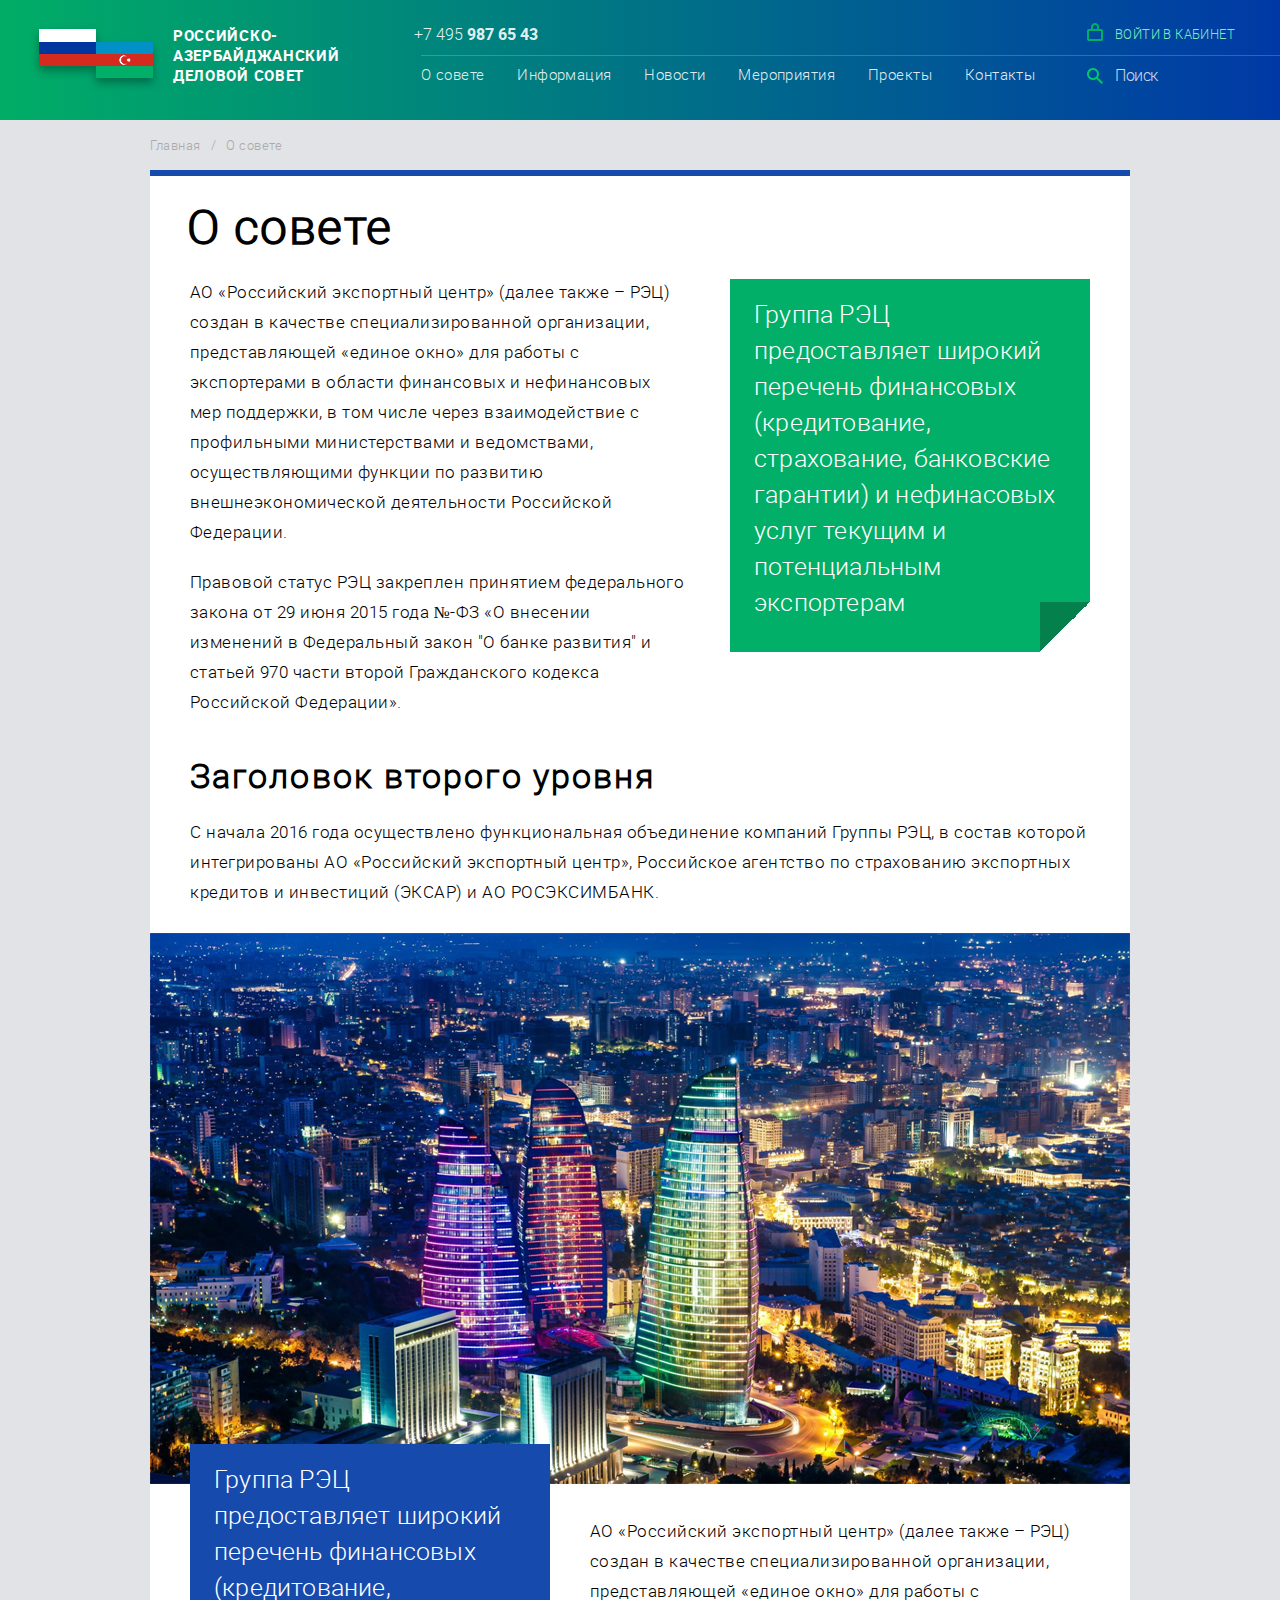
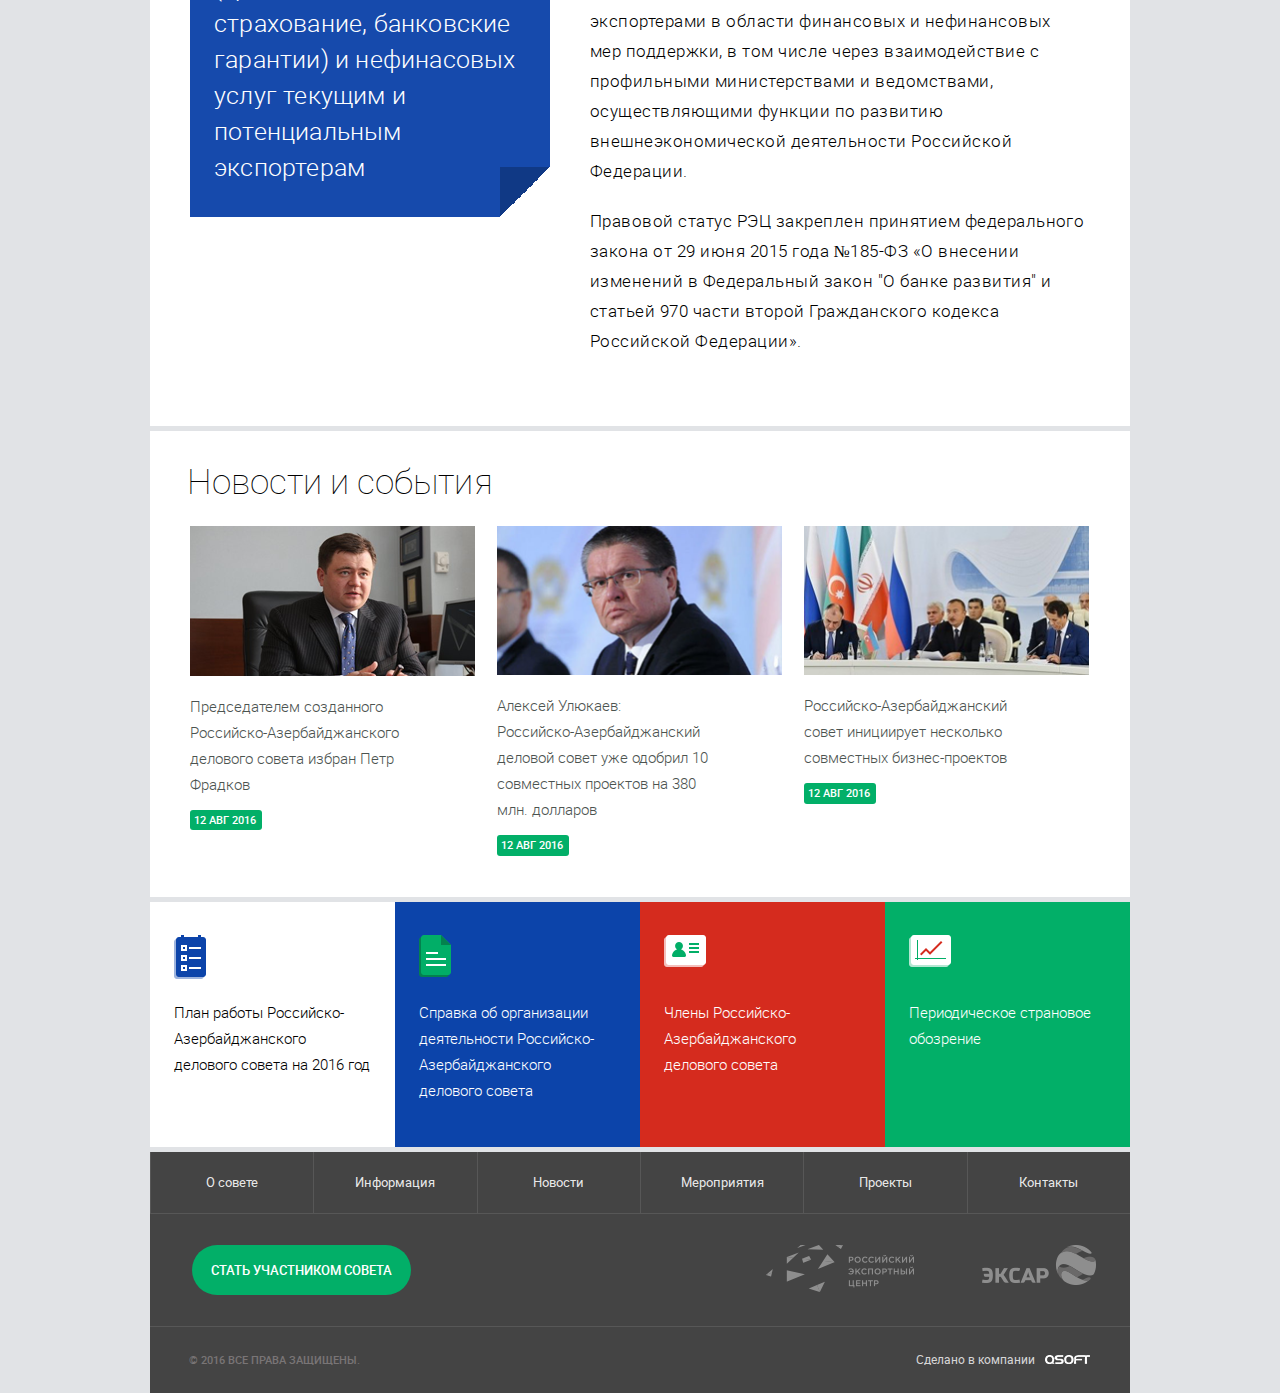
<file: index.html>
<!DOCTYPE html>
<html lang="ru">
<head>
	<meta charset="utf-8"/>
	<meta http-equiv="X-UA-Compatible" content="IE=edge"/>
	<title>О нас</title>
	<meta name="description" content="О нас"/>
	<link rel="stylesheet" href="normalize.css"/>
	<link rel="stylesheet" href="style.css"/>
	<link rel="stylesheet" href="index.css"/>
</head>
<body>
	<header class="clearfix">
 		<a href="#" class="logo">
			<img class="logo-img" src="source/logo.png" alt="logo">
			<span>Российско-Азербайджанский деловой Совет</span>
		</a>
		<div class="header-bar clearfix">
			<a class="tel" href="tel">+7 495<strong>&nbsp;987 65 43</strong></a>
			<a class="login" href="#">Войти в кабинет</a>
			<nav class="header-nav-bar clearfix">
				<ul class="clearfix">
					<a href="#"><li class="menu-item">О совете</li></a>
					<a href="#"><li class="menu-item">Информация</li></a>
					<a href="#"><li class="menu-item">Новости</li></a>
					<a href="#"><li class="menu-item">Мероприятия</li></a>
					<a href="#"><li class="menu-item">Проекты</li></a>
					<a href="#"><li class="menu-item">Контакты</li></a>
				</ul>
			</nav>
			<a href="#">Поиск</a>
		</div>
	</header>
	<main>
		<article class="clearfix">
			<span class="breadcrumbs"><a href="#">Главная</a>О совете</span>
			<div class="right-extra-block">
				Группа РЭЦ предоставляет широкий перечень финансовых (кредитование, страхование, банковские гарантии) и нефинасовых услуг текущим и потенциальным экспортерам
			</div>
			<h1>О совете</h1>
			<p>
				АО «Российский экспортный центр» (далее также – РЭЦ) создан в качестве специализированной организации, представляющей «единое окно» для работы с экспортерами в области финансовых и нефинансовых мер поддержки, в том числе через взаимодействие с профильными министерствами и ведомствами, осуществляющими функции по развитию внешнеэкономической деятельности Российской Федерации.
			</p>
			<p>
				Правовой статус РЭЦ закреплен принятием федерального закона от 29 июня 2015 года &#8470;-ФЗ «О внесении изменений в Федеральный закон "О банке развития" и статьей 970 части второй Гражданского кодекса Российской Федерации».
			</p>
			<h2>Заголовок второго уровня</h2>
			<p>
				С начала 2016 года осуществлено функциональная объединение компаний Группы РЭЦ, в состав которой интегрированы АО «Российский экспортный центр», Российское агентство по страхованию экспортных кредитов и инвестиций (ЭКСАР) и АО РОСЭКСИМБАНК.
			</p>
			<img class="city-img" src="source/city.png" />
			<div class="left-extra-block">
				Группа РЭЦ предоставляет широкий перечень финансовых (кредитование, страхование, банковские гарантии) и нефинасовых услуг текущим и потенциальным экспортерам
			</div>
			<p>
				АО «Российский экспортный центр» (далее также – РЭЦ) создан в качестве специализированной организации, представляющей «единое окно» для работы с экспортерами в области финансовых и нефинансовых мер поддержки, в том числе через взаимодействие с профильными министерствами и ведомствами, осуществляющими функции по развитию внешнеэкономической деятельности Российской Федерации.
			</p>
			<p>
			Правовой статус РЭЦ закреплен принятием федерального закона от 29 июня 2015 года №185-ФЗ «О внесении изменений в Федеральный закон "О банке развития" и статьей 970 части второй Гражданского кодекса Российской Федерации».
			</p>
			</article>
			<aside class="news clearfix">
				<span>Новости и события</span>
				<div class="item-1">
					<a href="#">
						<img src="source/news-1.png" />
						Председателем созданного Российско-Азербайджанского делового совета избран Петр Фрадков
					</a><span>12 АВГ 2016</span>
				</div>
				<div class="item-2">
					<a href="#">
						<img src="source/news-2.png" />
						Алексей Улюкаев:<br/> Российско-Азербайджанский деловой совет уже одобрил 10 совместных проектов на 380 млн. долларов
					</a>
					<span>12 АВГ 2016</span>
				</div>
				<div class="item-3">
					<a href="#">
						<img src="source/news-3.png" />
						Российско-Азербайджанский совет инициирует несколько совместных бизнес-проектов
					</a>
					<span>12 АВГ 2016</span>
				</div>
		</aside>
		<aside class="info clearfix">
			<div class="info-1">
				<img src="source/info-1.png"/>
				<a href="#">
				План работы Российско- Азербайджанского делового совета на 2016 год</a>
			</div>
			<div class="info-2">
				<img src="source/info-2.png"/>
				<a href="#">Справка об организации деятельности Российско- Азербайджанского делового совета </a>
			</div>
			<div class="info-3">
				<img src="source/info-3.png"/>
				<a href="#">Члены Российско- Азербайджанского делового совета</a>
			</div>
			<div class="info-4">
				<img src="source/info-4.png"/>
				<a href="#">Периодическое страновое обозрение</a>
			</div>
		</aside>
	</main>
	<footer>
		<nav class="bottom-nav-bar clearfix">
				<ul class="clearfix">
					<a href="#"><li class="menu-item">О совете</li></a>
					<a href="#"><li class="menu-item">Информация</li></a>
					<a href="#"><li class="menu-item">Новости</li></a>
					<a href="#"><li class="menu-item">Мероприятия</li></a>
					<a href="#"><li class="menu-item">Проекты</li></a>
					<a href="#"><li class="menu-item">Контакты</li></a>
				</ul>
			</nav>
		<a href="#">Стать участником совета</a>
		<a href="#"><img src="source/eksar-logo.png"/></a>
		<a href="#"><img src="source/rec-logo.png"/></a>
		<div class="copyright clearfix">
			<a href="#">&copy; 2016 Все права защищены.</a>
			<a href="#">Сделано в компании <img src="source/osoft-logo.png"/></a>
		</div>
	</footer>
</body>
</html>
</file>
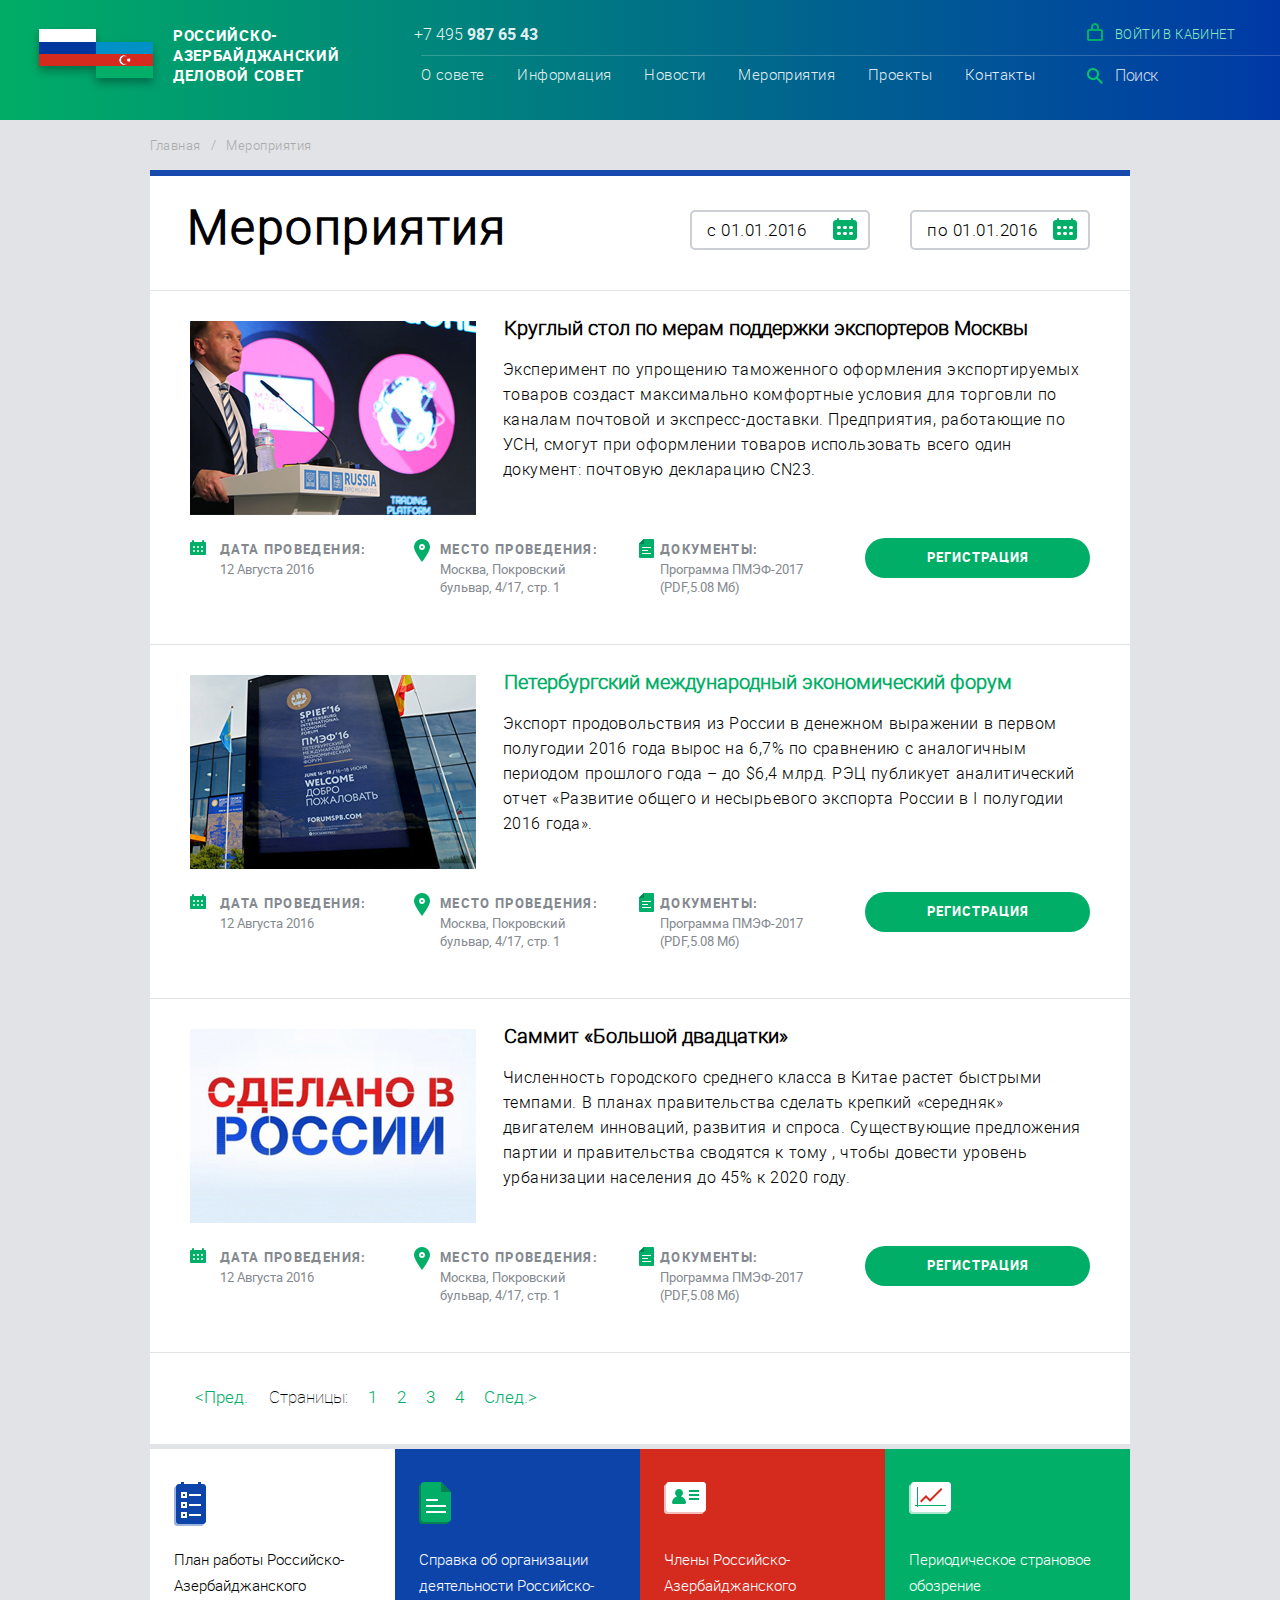
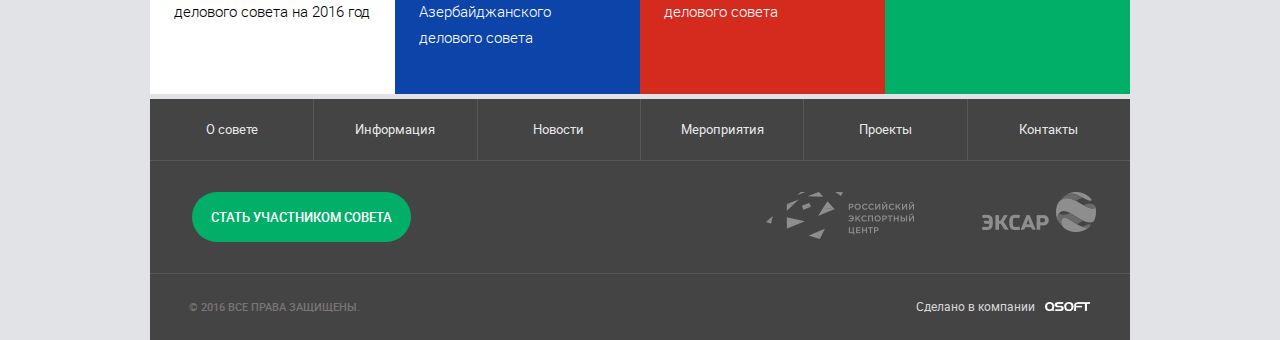
<file: events.html>
<!DOCTYPE html>
<html lang="ru">
<head>
	<meta charset="utf-8"/>
	<meta http-equiv="X-UA-Compatible" content="IE=edge"/>
	<title>О нас</title>
	<meta name="description" content="О нас"/>
	<link rel="stylesheet" href="normalize.css"/>
	<link rel="stylesheet" href="style.css"/>
	<link rel="stylesheet" href="events.css"/>
</head>
<body>
	<header class="clearfix">
 		<a href="#" class="logo">
			<img class="logo-img" src="source/logo.png" alt="logo">
			<span>Российско-Азербайджанский деловой Совет</span>
		</a>
		<div class="header-bar clearfix">
			<a class="tel" href="tel">+7 495<strong>&nbsp;987 65 43</strong></a>
			<a class="login" href="#">Войти в кабинет</a>
			<nav class="header-nav-bar clearfix">
				<ul class="clearfix">
					<a href="#"><li class="menu-item">О совете</li></a>
					<a href="#"><li class="menu-item">Информация</li></a>
					<a href="#"><li class="menu-item">Новости</li></a>
					<a href="#"><li class="menu-item">Мероприятия</li></a>
					<a href="#"><li class="menu-item">Проекты</li></a>
					<a href="#"><li class="menu-item">Контакты</li></a>
				</ul>
			</nav>
			<a href="#">Поиск</a>
		</div>
	</header>
	<main>
		<article class="clearfix">
			<span class="breadcrumbs"><a href="#">Главная</a>Мероприятия</span>
			<h1>Мероприятия</h1>
			<div class="averange">по 01.01.2016</div>
			<div class="averange">c 01.01.2016</div>
			<div class="event-1">
				<img src="/events/event-1.png"/>
				<h3>Круглый стол по мерам поддержки экспортеров Москвы</h3>
				<p class="clearfix">
					Эксперимент по упрощению таможенного оформления экспортируемых товаров создаст максимально комфортные условия для торговли по каналам почтовой и экспресс-доставки. Предприятия, работающие по УСН, смогут при оформлении товаров использовать всего один документ: почтовую декларацию CN23.
				</p>
				<div class="date"><span>Дата проведения:</span>12 Августа 2016</div>
				<div class="locate"><span>Место проведения:</span>Москва, Покровский бульвар, 4/17, стр. 1</div>
				<div class="documents"><span>Документы:</span>Программа ПМЭФ-2017 (PDF,5.08 Мб)</div>
				<a href="#"><span class="reg">Регистрация</span></a>
			</div>
			<div class="event-2">
				<img src="/events/event-2.png"/>
				<h3>Петербургский международный экономический форум</h3>
				<p class="clearfix">
					Экспорт продовольствия из России в денежном выражении в первом полугодии 2016 года вырос на 6,7% по сравнению с аналогичным периодом прошлого года – до $6,4 млрд. РЭЦ публикует аналитический отчет «Развитие общего и несырьевого экспорта России в I полугодии 2016 года».
				</p>
				<div class="date"><span>Дата проведения:</span>12 Августа 2016</div>
				<div class="locate"><span>Место проведения:</span>Москва, Покровский бульвар, 4/17, стр. 1</div>
				<div class="documents"><span>Документы:</span>Программа ПМЭФ-2017 (PDF,5.08 Мб)</div>
				<a href="#"><span class="reg">Регистрация</span></a>
			</div>
			<div class="event-3">
				<img src="/events/event-3.png"/>
				<h3>Саммит «Большой двадцатки»</h3>
				<p class="clearfix">
					Численность городского среднего класса в Китае растет быстрыми темпами. В планах правительства сделать крепкий «середняк» двигателем инноваций, развития и спроса. Существующие предложения партии и правительства сводятся к тому , чтобы довести уровень урбанизации населения до 45% к 2020 году.
				</p>
				<div class="date"><span>Дата проведения:</span>12 Августа 2016</div>
				<div class="locate"><span>Место проведения:</span>Москва, Покровский бульвар, 4/17, стр. 1</div>
				<div class="documents"><span>Документы:</span>Программа ПМЭФ-2017 (PDF,5.08 Мб)</div>
				<a href="#"><span class="reg">Регистрация</span></a>
			</div>
			<div class="listing">
				<a class="last">&#60;Пред.</a>
				Страницы: 
				<a>1</a>
				<a>2</a>
				<a>3</a>
				<a>4</a>
				<a class="next">След.&#62;</a>
			</div>
		</article>
		<aside class="info clearfix">
			<div class="info-1">
				<img src="source/info-1.png"/>
				<a href="#">
				План работы Российско- Азербайджанского делового совета на 2016 год</a>
			</div>
			<div class="info-2">
				<img src="source/info-2.png"/>
				<a href="#">Справка об организации деятельности Российско- Азербайджанского делового совета </a>
			</div>
			<div class="info-3">
				<img src="source/info-3.png"/>
				<a href="#">Члены Российско- Азербайджанского делового совета</a>
			</div>
			<div class="info-4">
				<img src="source/info-4.png"/>
				<a href="#">Периодическое страновое обозрение</a>
			</div>
		</aside>
	</main>
	<footer>
		<nav class="bottom-nav-bar clearfix">
				<ul class="clearfix">
					<a href="#"><li class="menu-item first">О совете</li></a>
					<a href="#"><li class="menu-item">Информация</li></a>
					<a href="#"><li class="menu-item">Новости</li></a>
					<a href="#"><li class="menu-item">Мероприятия</li></a>
					<a href="#"><li class="menu-item">Проекты</li></a>
					<a href="#"><li class="menu-item">Контакты</li></a>
				</ul>
			</nav>
		<a href="#">Стать участником совета</a>
		<a href="#"><img src="source/eksar-logo.png"/></a>
		<a href="#"><img src="source/rec-logo.png"/></a>
		<div class="copyright clearfix">
			<a href="#">&copy; 2016 Все права защищены.</a>
			<a href="#">Сделано в компании <img src="source/osoft-logo.png"/></a>
		</div>
	</footer>
</body>
</html>
</file>
<file: style.css>
@font-face {
    font-family: 'roboto-light-webfont';
    src: url('fonts/roboto-light-webfont.eot');
    src: url('fonts/roboto-light-webfont.eot?#iefix') format('embedded-opentype'),
         url('fonts/roboto-light-webfont.woff') format('woff'),
         url('fonts/roboto-light-webfont.ttf') format('truetype');
    font-weight: normal;
    font-style: normal;
}
@font-face {
    font-family: 'roboto-bold-webfont';
    src: url('fonts/roboto-bold-webfont.eot');
    src: url('fonts/roboto-bold-webfont.eot?#iefix') format('embedded-opentype'),
         url('fonts/roboto-bold-webfont.woff') format('woff'),
         url('fonts/roboto-bold-webfont.ttf') format('truetype');
    font-weight: normal;
    font-style: normal;
}
@font-face {
    font-family: 'roboto-regular-webfont';
    src: url('fonts/roboto-regular-webfont.eot');
    src: url('fonts/roboto-regular-webfont.eot?#iefix') format('embedded-opentype'),
         url('fonts/roboto-regular-webfont.woff') format('woff'),
         url('fonts/roboto-regular-webfont.ttf') format('truetype');
    font-weight: normal;
    font-style: normal;
}
@font-face {
    font-family: 'roboto-thin-webfont';
    src: url('fonts/roboto-thin-webfont.eot');
    src: url('fonts/roboto-thin-webfont.eot?#iefix') format('embedded-opentype'),
         url('fonts/roboto-thin-webfont.woff') format('woff'),
         url('fonts/roboto-thin-webfont.ttf') format('truetype');
    font-weight: normal;
    font-style: normal;
}
@font-face {
    font-family: 'roboto-medium-webfont';
    src: url('fonts/roboto-medium-webfont.eot');
    src: url('fonts/roboto-medium-webfont.eot?#iefix') format('embedded-opentype'),
         url('fonts/roboto-medium-webfont.woff') format('woff'),
         url('fonts/roboto-medium-webfont.ttf') format('truetype');
    font-weight: normal;
    font-style: normal;
}
*{
	box-sizing: border-box;
	font-family: roboto-light-webfont;
	text-decoration: none;
}
a{
	cursor: pointer;
}
body {
	padding: 0px;
	margin: 0px;
	background: #e1e3e6;
}
header {
	display: block;
	background: linear-gradient(to right,#00ad66, #0039a6);
	color:rgba(255,255,255,0.8);
	padding-bottom: 25px;
}
.logo {
	display: block;
	width: 300px;
	float: left;
	margin-left: 40px;
	margin-top:25px;
	margin-right: 10px;
	align-items: center;
}
a.logo span {
	display: block;
	text-transform: uppercase;
	margin-left: 133px;
	font-size: 15px;
	color:rgba(255,255,255,1);
	font-family: roboto-bold-webfont;
	letter-spacing: 0.7px;
	line-height: 20px;
}
.header-bar {
	padding-top: 15px;
	display: block;
	float: right;
	width:auto;
	margin-left: auto;
	margin-right: auto;
	min-width: 657px;
}
.header-nav-bar {
	display: block;
	justify-content: space-around;
	clear: both;
	float: left;
	border-top: 1px solid rgba(255,255,255,0.2);
	padding-right: 19px;
}
ul a li{
	color:rgba(255,255,255,0.9);
	font-family: roboto-light-webfont;
	display:inline-block;
	float:left;
	list-style-type: none;
	transition-duration: 400ms;
	 -webkit-transition-duration: 400ms;
}
a li:hover
{
	background-color: rgba(255,255,255,0.4);
}
.tel {
	color:rgba(255,255,255,0.9);
	align-self: center;
	margin-left: -7px;
	padding-top: 10px;
	padding-bottom: 12px;
	float: left;
	font-family: roboto-light-webfont;
}
.header-nav-bar .menu-item{
	float: left;
	width:auto;
	padding: 10px 0px;
	padding-right: 32.7px;
	list-style-type: none;
	font-size: 15px;
	letter-spacing: 0.45px;
}


ul {
	display: block;
	justify-content: space-between;
	align-items: stretch;
	margin: 0px;
	padding: 0px;
}
.header-nav-bar+a{
	display: block;
	float: right;
	width:193px;
	padding: 10px 0px;
	padding-left: 28px;
	margin-left: 0px;
	align-items: center;
	background: url(source/search.png);
	background-repeat: no-repeat;
	background-position: left;
	color:rgba(255,255,255,0.8);
	border-top: 1px solid rgba(255,255,255,0.2);
	letter-spacing: -0.4px;
}
.login{
	float: right;
	padding-top: 12px;
	padding-bottom: 7px;
	text-transform: uppercase;
	font-size: 13px;
	padding-left: 28px;
	background: url(source/login.png);
	background-repeat: no-repeat;
	background-position: left;
	color:#82ebc0;
	font-family: roboto-light-webfont;
	width: 193px;
	letter-spacing: 0.4px;
}

.logo-img {
	float: left;
	margin-left:-10px;
}
article,
aside,
footer{
	position: relative;
	background-color: white;
	margin-left: auto;
	margin-right: auto;
	width:980px;
}
.clearfix::after{
	content:"";
	display: block;
	clear:both;
}
.breadcrumbs {
	display: block;
	width: auto;
	background: #e1e3e6;
	border-bottom: 6px solid #164aac;
	padding-top: 18px;
	padding-bottom: 17px;
}
.breadcrumbs a,
.breadcrumbs{
	color:#aaa;
	font-family: roboto-light-webfont;
	font-size: 13px;
	letter-spacing: 0.5px;
}

.breadcrumbs a::after{
	content:"/";
	margin: 0px 10px;
}
aside,
footer{
	margin-top: 5px;
}
.news div{
	display: block;
	float: left;
	width: 285px;
	margin: 0px 11px;
	padding-right: 70px;
}
.info > div{
	display:block;
	float: left;
	width:25%;
	padding:23px 24px;
	height: 245px;
}
.news > span {
	display:block;
	clear: both;
	margin-left: 37px;
	padding-top: 30px;
	padding-bottom: 24px;
	font-family: roboto-thin-webfont;
	font-size: 35px;
	letter-spacing: 0.033px;
}
.news div.item-1 {
	margin-left: 40px;
}
.news div a img {
	display: block;
	clear: both;
	width:285px;
	margin-bottom: 17px;
}
.info div img {
	display: block;
	clear: both;
	position:absolute;
	margin-top: 10px;
}
.news div a{
	color:#4b534f;
	font-size: 15px;
	letter-spacing: 0.015px;
	line-height: 26px;
}
.news div span {
	display: block;
	clear:both;
	font-family: roboto-medium-webfont;
	width: 72px;
	background-color:#02af68;
	border-radius: 3px;
	margin-top: 13px;
	margin-bottom: 41px;
	font-size: 11px;
	color:white;
	padding: 4px 4px;
}
.info-1 {
	background-color: white;
}
.info-2 {
	background-color: #0c44aa;
}
.info-3 {
	background-color: #d52b1e;
}
.info-4 {
	background-color:#02af68;
}
.info-1 a{
	color:black;
	margin-top:81px;
}

.info > div > a{
	margin-top:74px;
	line-height: 26px;
	font-size: 15px;
	display:block;
	letter-spacing: 0.015px;
	font-family: roboto-light-webfont;
}
.info-2 a,
.info-3 a,
.info-4 a {
	color:white;
}
article a:hover{
	text-decoration:underline;
	color:darkblue;
}
article a{
	color:blue;
}
footer {
	background: #444;
}
.bottom-nav-bar ul :last-child{
	border-right: 0px solid white;
}

.copyright{
	border-top:1px solid rgba(255,255,255,0.1);
	clear:both;
}
.copyright > :first-child{
	display: block;
	float: left;
	width:300px;
	margin: 27px 39px;
	color:#797576;
	font-size: 11px;
	text-transform: uppercase;
	font-family: roboto-medium-webfont;
}
.copyright > :last-child{
	align-items: baseline;
	font-size: 12px;
	font-family: roboto-regular-webfont;
	float: right;
	padding: 26px 40px;
}
.copyright :last-child img{
	width: auto;
	margin-left: 7px;
}

footer a{
	color: rgba(255,255,255,0.8);
}
footer > :nth-child(2){
	float: left;
	margin: 31px 42px;
	height: 50px;
	align-items: center;
	background-color: #02af68;
	border-radius: 50px;
	padding: 18px 19px;
	color:white;
	font-size: 13px;
	text-transform: uppercase;
	font-family: roboto-medium-webfont;
}

footer > :nth-child(3),
footer > :nth-child(4){
	float: right;
	margin:31px 34px;
	height: 50px;
}
.header-nav-bar ul li a {
	font-family: roboto-light-webfont;
	padding:13px 0px;
	letter-spacing: -0.3px;
}
.bottom-nav-bar .menu-item{
	list-style-type: none;
	width:16.666%;
	text-align: center;
	padding: 23px 0px;
	font-size: 13px;
	font-family: roboto-regular-webfont;
	border-bottom: 1px solid rgba(255,255,255,0.1);
	border-left: 1px solid rgba(255,255,255,0.1);
}
.bottom-nav-bar .first{
	border-left: 0px solid rgba(255,255,255,0.1);
}
header strong {
	font-family: roboto-bold-webfont;
}
.bottom-nav-bar {
	display: block;
	width:auto;
	clear: both;
}
</file>
<file: index.css>
main article h1{
	font-size: 48px;
	letter-spacing: 1.44px;
	margin-top: 22px;
	margin-bottom: 24px;
	font-family: roboto-light-webfont;
	margin-left: 37px;
}
article{
	padding-bottom: 67px;
}
article p,
article h1,
article h2 {
	display: block;
	margin-left: 40px;
}
article>p{
	margin-right:10px;
	font-family: roboto-light-webfont;
	letter-spacing: 0.49px;
	font-size: 17px;
	line-height: 30px;
	margin-bottom: 20px;
}
article>p:nth-child(4),
article>p:nth-child(5){
	width: 496px;
}
article>p:nth-child(10),
article>p:nth-child(11){
	margin-right: 44px;
	width:496px;
	float: right;
	margin-bottom: 3px;
}
article h2 {
	margin-top: 39px;
	margin-bottom: 22px;
	clear:both;
	font-size: 34px;
	letter-spacing: 2.1px;
	
}
.right-extra-block {
	float: right;
	margin-right: 40px;
	margin-top: 103px;
	background: #02af68;
}
article > div {
	background-color: aqua;
	width: 360px;
	position:relative;
	color:white;
	padding: 17px 24px;
	padding-bottom:32px;
	font-size: 25px;
	line-height: 36px;
	letter-spacing: 0.2px;
}
article > div::after {
	content:"";
	display: block;
	width: 50px;
	height: 50px;
	position:absolute;
	right: 0px;
	bottom: 0px;
}
article .right-extra-block::after{
		background-image: linear-gradient(to top left,#ffffff 50%,#04804d 50%);
}
article .left-extra-block::after{
		background-image: linear-gradient(to top left,#ffffff 50%,#103985 50%);
}
.city-img {
	width:980px;
	height: auto;
	margin-top:6px;
	margin-bottom:12px;
}
.left-extra-block {
	float:left;
	margin-left: 40px;
	margin-top: -55px;
	margin-bottom: 40px;
	background-color: #164aac;
}
h2 + p {
	letter-spacing: 0.50px;
}
</file>
<file: events.css>
h1 {
	display: block;
	float: left;
	margin-left: 37px;
	margin-top: 22px;
	margin-bottom: 37px;
	font-size: 48px;
	font-family:roboto-light-webfont;
	letter-spacing:1.44px;
	width:320px;
}
article > div {
	padding: 30px 40px;
	border-top:1px solid #e1e3e6;
	position: relative;
	font-family: roboto-light-webfont;
	height: 354px;
	clear: both;
}
article > div::after,
article > div::before{
	content: "";
	display: block;
	clear: both;
}

article > div > img {
	float: left;
}

article > div p {
	margin-left: 313px;
	font-size: 16px;
	line-height: 25px;
	letter-spacing: 0.48px;
	word-spacing: 0.25px;
}

article > div > h3 {
	margin-left: 314px;
	margin-top: 0px;
	margin-bottom: 23px;
	font-size: 20px;
	line-height: 13px;
}

article > div > div {
	float: left;
	width:200px;
	padding-left: 30px;
	padding-top: 9px;
	font-size: 13px;
	font-family:roboto-regular-webfont;
	line-height: 18px;
	margin-right: 20px;
	height: 84px;
	color: #84898f;
}

article > div > div > span{
	display: block;
	font-family:roboto-bold-webfont;
	font-size: 13px;
	letter-spacing: 1.35px;
	text-transform:uppercase;
	clear: both;
	padding-bottom: 2px;
}

.reg {
	background-color: #01ae67;
	border-radius: 50px;
	position: absolute;
	height: 40px;
	width:225px;
	padding:12px 0px;
	text-align: center;
	right: 40px;
	bottom: 66px;
	color:white;
	font-family: roboto-bold-webfont;
	font-size: 13px;
	letter-spacing: 1px;
	text-transform: uppercase;
}

.event-2 h3{
	color:#01ae67;
}

.listing a {
	color:#01ae67;
	margin-right: 0px;
	margin-left: 16px;
}
article div.listing{
	height: 92px;
	padding-top: 34px;
	padding-left: 29px;
	font-family: roboto-thin-webfont;
	font-size: 17px;
}

.date {
	background-image:url(/events/date.png);
	background-repeat: no-repeat;
	background-position: 0px 9px;
}

.locate {
	background-image:url(/events/location.png);
	background-repeat: no-repeat;
	background-position: 4px 8px;
}

.documents {
	background-image:url(/events/doc.png);
	background-repeat: no-repeat;
	background-position: 9px 8px;
}

.listing a.last {
	margin-right: 17px;
}

article .averange {
	font-family: roboto-light-webfont;
	font-size: 17px;
	letter-spacing: 0.51px;
	float: right;
	width:180px;
	height: 40px;
	border: 2px solid #cbced2;
	border-radius: 5px;
	clear: none;
	margin: 34px 0px;
	margin-right: 40px;
	padding: 8px 15px;
	background-image: url(events/cal.png);
	background-repeat: no-repeat;
	background-position: 141px 6px;
}
</file>
